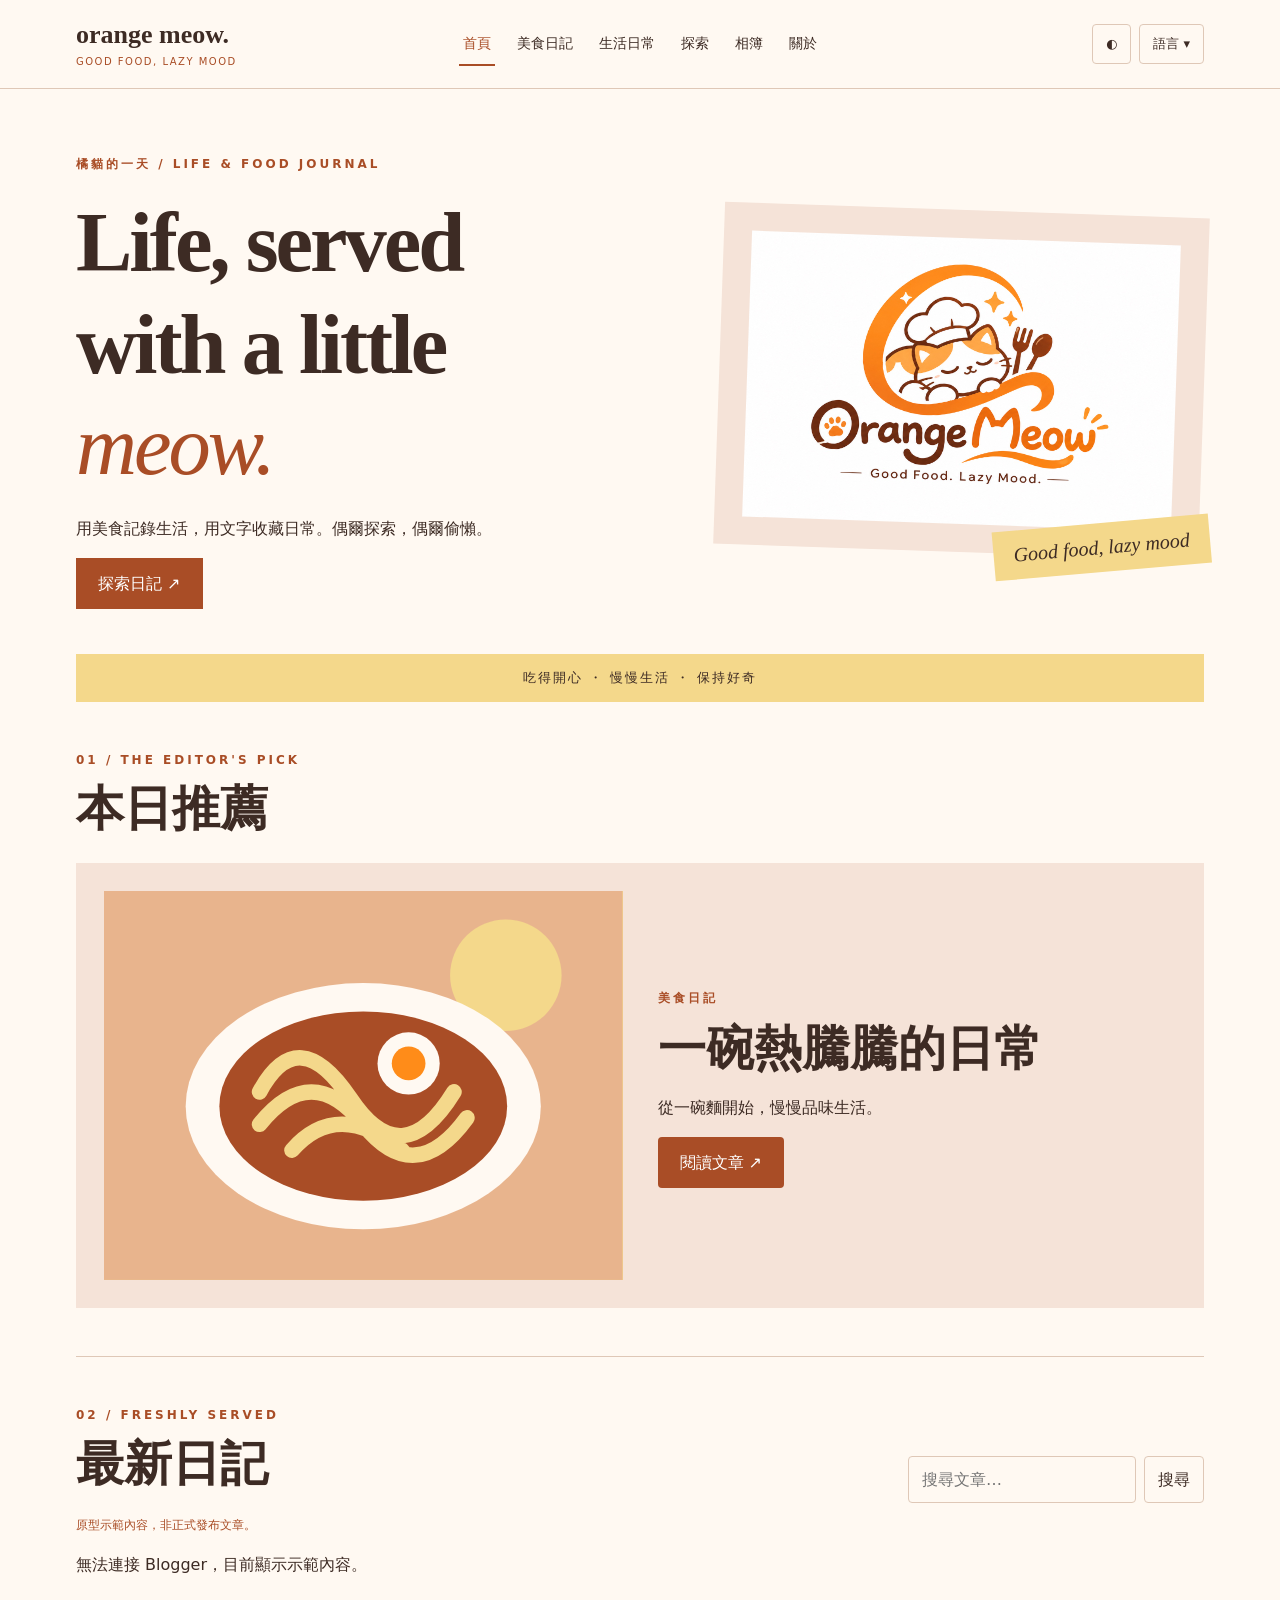
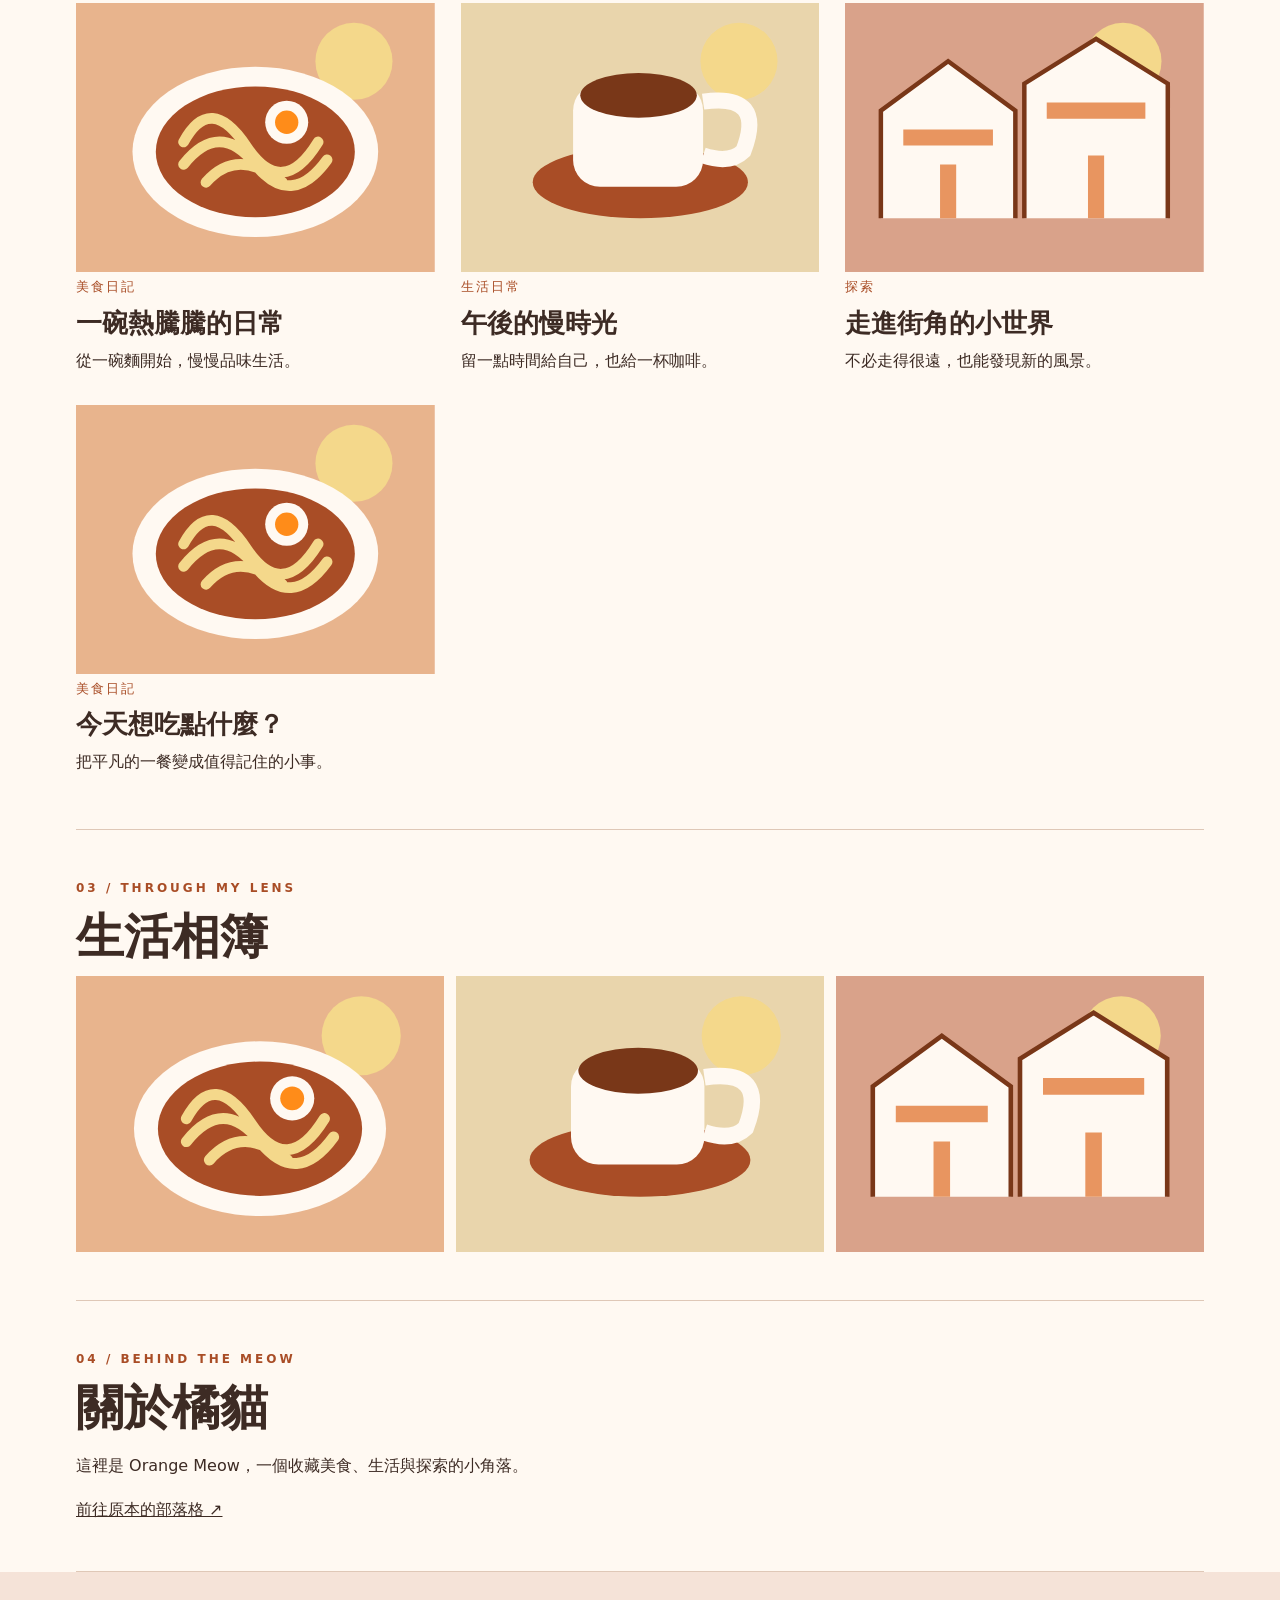
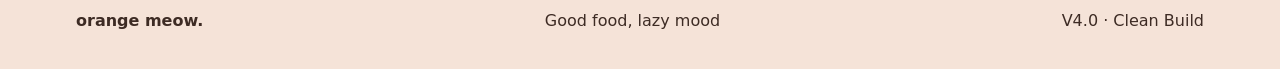
<file: index (4).html>
<!DOCTYPE html>

<html lang="zh-Hant"><head><meta charset="utf-8"/><meta content="width=device-width,initial-scale=1" name="viewport"/><meta content="Orange Meow — 美食與生活日記" name="description"/><title>Orange Meow | 橘貓的一天 — V4.0</title><style>
:root{--bg:#fff9f2;--ink:#3d2b24;--accent:#a94d26;--peach:#f5e3d8;--line:#dfc8b7;--yellow:#f4d88b;--orange:#e89560} [data-dark]{--bg:#211b18;--ink:#fff1e1;--accent:#ffaa62;--peach:#392a22;--line:#685044;--yellow:#59432b;--orange:#b86b40}*{box-sizing:border-box}body{margin:0;background:var(--bg);color:var(--ink);font:16px/1.7 system-ui,sans-serif}a{color:inherit}button,input,select{font:inherit;color:inherit;background:var(--bg);border:1px solid var(--line);padding:9px 13px;border-radius:4px}button{cursor:pointer}button:hover,a:hover{color:var(--accent)}header{position:sticky;top:0;background:var(--bg);z-index:5;border-bottom:1px solid var(--line)}.bar,main,.foot{max-width:1200px;margin:auto;padding:0 36px}.bar{display:flex;align-items:center;gap:22px;min-height:76px}.brand{font:bold 26px Georgia,serif;text-decoration:none;white-space:nowrap}.brand small{display:block;font:10px system-ui;letter-spacing:2px;color:var(--accent)}nav{display:flex;gap:20px;margin-left:auto}nav button{border:0;background:none;padding:5px}.tools{display:flex;gap:6px}.menu{display:none}.hero{display:grid;grid-template-columns:1.1fr .9fr;align-items:center;gap:50px;padding:65px 0 45px}.eyebrow{font-size:12px;letter-spacing:3px;color:var(--accent);font-weight:700}h1,h2,h3{font-family:Georgia,'Noto Serif TC',serif;line-height:1.2}h1{font-size:clamp(46px,6.6vw,94px);letter-spacing:-3px;margin:18px 0}h1 em{color:var(--accent);font-weight:400}h2{font-size:clamp(30px,4vw,48px);margin:10px 0}p{max-width:65ch}.cta{display:inline-block;background:#a94d26;color:white;padding:12px 22px;border:0;text-decoration:none}.heroart{background:var(--peach);padding:28px;position:relative;transform:rotate(2deg)}.heroart img{width:100%;display:block}.stamp{position:absolute;bottom:-15px;right:-12px;background:#f4d88b;color:#3d2b24;padding:13px 20px;transform:rotate(-7deg);font:italic 20px Georgia}.strip{background:var(--yellow);padding:13px;text-align:center;letter-spacing:2px;font-size:13px}.section{padding:48px 0;border-bottom:1px solid var(--line)}.heading{display:flex;justify-content:space-between;align-items:end;gap:15px}.grid{display:grid;grid-template-columns:repeat(3,1fr);gap:26px;margin-top:25px}.story{border:0;background:none;text-align:left;padding:0;display:block;width:100%}.art{aspect-ratio:4/3;display:grid;place-items:center;background:var(--peach);overflow:hidden}.art svg{width:100%;height:100%}.story h3{font-size:26px;margin:8px 0}.story small{color:var(--accent);letter-spacing:2px}.story p{margin:5px 0}.feature{display:grid;grid-template-columns:1fr 1fr;gap:35px;align-items:center;background:var(--peach);padding:28px;margin-top:25px}.feature .art{background:var(--yellow)}.gallery{display:grid;grid-template-columns:repeat(3,1fr);gap:12px}.gallery button{padding:0;border:0}.foot{padding:35px 36px;display:flex;justify-content:space-between;gap:20px}footer{background:var(--peach)}dialog{background:var(--bg);color:var(--ink);border:1px solid var(--line);max-width: min(740px,94vw);max-height:88vh;padding:30px}dialog::backdrop{background:#211b18aa}.close{float:right}.progress{height:4px;background:var(--accent);position:fixed;top:0;left:0;z-index:20;width:0}.notice{font-size:12px;color:var(--accent)}.search{display:flex;gap:8px;flex-wrap:wrap}.search input{min-width:0;flex:1}.hidden,[hidden]{display:none!important}@media(max-width:850px){.bar{flex-wrap:wrap;padding:12px 20px;gap:10px}.menu{display:block;margin-left:auto}nav{display:none;width:100%;order:3;flex-wrap:wrap;margin:0}nav.open{display:flex}.tools{margin-left:0}.hero{gap:25px}.grid{grid-template-columns:repeat(2,1fr)}}@media(max-width:560px){main,.foot{padding:0 20px}.hero,.feature{grid-template-columns:1fr;padding-top:30px}.heroart{margin:0 10px}.grid{grid-template-columns:1fr}.gallery{grid-template-columns:repeat(2,1fr)}.foot{padding:25px 20px;flex-direction:column}.heading{align-items:start;flex-direction:column}h1{letter-spacing:-1px}}@media(prefers-reduced-motion:no-preference){html{scroll-behavior:smooth}.story:hover .art{transform:translateY(-3px)}.art{transition:transform .2s}}

/* V2: aligned editorial navigation */
.bar{display:grid;grid-template-columns:minmax(190px,1fr) auto minmax(130px,1fr);gap:24px;min-height:88px;align-items:center}.brand{justify-self:start;line-height:1.1}.brand small{margin-top:7px;letter-spacing:1.5px}nav{margin:0;display:flex;align-items:center;justify-content:center;gap:clamp(8px,1.4vw,22px)}nav a,nav button{display:inline-flex;align-items:center;justify-content:center;height:44px;padding:0 4px;white-space:nowrap;font-size:14px;line-height:1;text-decoration:none;border:0;background:none;border-bottom:2px solid transparent;border-radius:0}nav [aria-current=true]{border-bottom-color:var(--accent);color:var(--accent)}.tools{justify-self:end;align-items:center;gap:8px}.tools button,.menu{height:40px;display:inline-flex;align-items:center;justify-content:center;white-space:nowrap;font-size:13px}.menu{display:none}nav a:focus-visible,button:focus-visible{outline:2px solid var(--accent);outline-offset:3px}#lang{border-top:1px solid var(--line)}
@media(max-width:1000px){.bar{grid-template-columns:1fr auto auto;gap:12px;min-height:72px;padding:12px 24px}.menu{display:inline-flex;grid-column:3;grid-row:1;margin:0}.tools{grid-column:2;grid-row:1}nav{display:none;grid-column:1/-1;grid-row:2;width:100%;justify-content:start;flex-wrap:wrap;gap:4px 16px;padding-top:8px;border-top:1px solid var(--line)}nav.open{display:flex}}
@media(max-width:480px){.bar{padding:10px 14px;gap:6px}.brand{font-size:20px}.brand small{font-size:8px;letter-spacing:.5px}.tools{gap:4px}.tools button,.menu{padding:0 8px;height:36px}.tools button{font-size:12px}nav a,nav button{font-size:14px}}
</style></head><body><div class="progress" id="progress"></div><header><div class="bar"><a class="brand" href="#top">orange meow.<small>GOOD FOOD, LAZY MOOD</small></a><button aria-expanded="false" aria-label="選單" class="menu" id="menu">☰</button><nav id="nav"><button aria-current="true" data-cat="all">首頁</button><button data-cat="food">美食日記</button><button data-cat="life">生活日常</button><button data-cat="travel">探索</button><a href="#gallery">相簿</a><a href="#about">關於</a></nav><div class="tools"><button aria-label="切換深色模式" id="dark">◐</button><button id="translate">語言 ▾</button></div></div><div hidden="" id="lang" style="padding:12px;text-align:center"><div id="google_translate_element"></div><span id="transstatus">自動翻譯需網路連線</span></div></header><main id="top"><section class="hero"><div><div class="eyebrow">橘貓的一天 / LIFE &amp; FOOD JOURNAL</div><h1>Life, served<br/>with a little<br/><em>meow.</em></h1><p>用美食記錄生活，用文字收藏日常。偶爾探索，偶爾偷懶。</p><a class="cta" href="#stories">探索日記 ↗</a></div><div class="heroart"><img alt="Orange Meow 原始品牌標誌" src="[data-uri]"/><span class="stamp">Good food, lazy mood</span></div></section><div class="strip">吃得開心 ・ 慢慢生活 ・ 保持好奇</div><section class="section" id="featured"><div class="eyebrow">01 / THE EDITOR'S PICK</div><h2>本日推薦</h2><div class="feature" id="feature"></div></section><section class="section" id="stories"><div class="heading"><div><div class="eyebrow">02 / FRESHLY SERVED</div><h2>最新日記</h2></div><form class="search" id="search"><input aria-label="搜尋文章" id="q" placeholder="搜尋文章…" type="search"/><button>搜尋</button></form></div><p class="notice">原型示範內容，非正式發布文章。</p><p id="feed-status" role="status">正在連接 Blogger；目前顯示示範內容。</p><div class="grid" id="cards"></div></section><section class="section" id="gallery"><div class="eyebrow">03 / THROUGH MY LENS</div><h2>生活相簿</h2><div class="gallery" id="photos"></div></section><section class="section" id="about"><div class="eyebrow">04 / BEHIND THE MEOW</div><h2>關於橘貓</h2><p>這裡是 Orange Meow，一個收藏美食、生活與探索的小角落。</p><a href="https://meocamtaitieng.blogspot.com/">前往原本的部落格 ↗</a></section></main><footer><div class="foot"><strong>orange meow.</strong><span>Good food, lazy mood</span><span>V4.0 · Clean Build</span></div></footer><dialog id="reader"><button aria-label="關閉" class="close">✕</button><div id="readbody"></div></dialog><script>
let posts=[{id:1,cat:'food',label:'美食日記',title:'一碗熱騰騰的日常',desc:'從一碗麵開始，慢慢品味生活。',art:0},{id:2,cat:'life',label:'生活日常',title:'午後的慢時光',desc:'留一點時間給自己，也給一杯咖啡。',art:1},{id:3,cat:'travel',label:'探索',title:'走進街角的小世界',desc:'不必走得很遠，也能發現新的風景。',art:2},{id:4,cat:'food',label:'美食日記',title:'今天想吃點什麼？',desc:'把平凡的一餐變成值得記住的小事。',art:0}];
const art=i=>`<svg viewBox="0 0 400 300" role="img" aria-label="示意插畫"><rect width="400" height="300" fill="${['#e8b48d','#e9d5ac','#d9a28a'][i]}"/><circle cx="310" cy="65" r="43" fill="#f4d88b"/>${i===0?'<ellipse cx="200" cy="166" rx="137" ry="95" fill="#fff9f2"/><ellipse cx="200" cy="166" rx="111" ry="73" fill="#a94d26"/><path d="M120 155 Q150 100 190 160 T270 155 M120 180 Q160 130 200 180 T280 175 M145 200 Q180 160 230 200" fill="none" stroke="#f4d88b" stroke-width="12" stroke-linecap="round"/><circle cx="235" cy="133" r="24" fill="#fff9f2"/><circle cx="235" cy="133" r="13" fill="#ff8c19"/>':i===1?'<ellipse cx="200" cy="200" rx="120" ry="40" fill="#a94d26"/><rect x="125" y="90" width="145" height="115" rx="30" fill="#fff9f2"/><path d="M270 110 Q340 100 315 165 Q300 180 270 170" fill="none" stroke="#fff9f2" stroke-width="18"/><ellipse cx="198" cy="103" rx="65" ry="25" fill="#793718"/>':'<path d="M40 240V120L115 65L190 120V240M200 240V90L280 40L360 90V240" fill="#fff9f2" stroke="#793718" stroke-width="5"/><path d="M65 150H165M225 120H335M115 240V180M280 240V170" stroke="#e89560" stroke-width="18"/>'}</svg>`;
const $=s=>document.querySelector(s);let cat='all';const card=p=>`<button class="story" data-id="${p.id}"><div class="art">${art(p.art)}</div><small>${p.label}</small><h3>${p.title}</h3><p>${p.desc}</p></button>`;function render(){let q=$('#q').value.toLowerCase();$('#cards').innerHTML=posts.filter(p=>(cat==='all'||p.cat===cat)&&(p.title+p.desc+p.label).toLowerCase().includes(q)).map(card).join('')||'<p>找不到文章。</p>'}render();$('#feature').innerHTML=`<div class="art">${art(posts[0].art)}</div><div><small class="eyebrow">${posts[0].label}</small><h2>${posts[0].title}</h2><p>${posts[0].desc}</p><button class="cta" data-id="1">閱讀文章 ↗</button></div>`;$('#photos').innerHTML=[0,1,2].map(i=>`<button data-photo="${i}" aria-label="放大圖片 ${i+1}"><div class="art">${art(i)}</div></button>`).join('');$('#search').onsubmit=e=>{e.preventDefault();render()};$('#q').oninput=render;$('#menu').onclick=()=>{$('#nav').classList.toggle('open');$('#menu').setAttribute('aria-expanded',$('#nav').classList.contains('open'))};function mode(v){document.documentElement.toggleAttribute('data-dark',v);try{localStorage.setItem('om-dark',v?'1':'0')}catch(e){}}try{mode(localStorage.getItem('om-dark')==='1')}catch(e){}$('#dark').onclick=()=>mode(!document.documentElement.hasAttribute('data-dark'));let loaded=false;window.googleTranslateElementInit=()=>{new google.translate.TranslateElement({pageLanguage:'zh-TW',includedLanguages:'zh-TW,vi,en',autoDisplay:false},'google_translate_element');$('#transstatus').hidden=true};$('#translate').onclick=()=>{$('#lang').hidden=!$('#lang').hidden;if(!loaded){loaded=true;let s=document.createElement('script');s.src='https://translate.google.com/translate_a/element.js?cb=googleTranslateElementInit';s.onerror=()=>{$('#transstatus').textContent='翻譯服務無法載入，請使用瀏覽器翻譯。';loaded=false};document.head.append(s)}};document.querySelectorAll('#nav a').forEach(a=>a.addEventListener('click',()=>{$('#nav').classList.remove('open');$('#menu').setAttribute('aria-expanded','false')}));let d=$('#reader');$('.close').onclick=()=>d.close();document.addEventListener('click',e=>{let b=e.target.closest('[data-cat],[data-id],[data-photo]');if(!b)return;if(b.dataset.cat){cat=b.dataset.cat;$('#q').value='';render();$('#nav').classList.remove('open');$('#menu').setAttribute('aria-expanded','false');document.querySelectorAll('#nav [data-cat]').forEach(n=>n.setAttribute('aria-current',String(n.dataset.cat===cat)));location.hash=cat==='all'?'top':'stories'}if(b.dataset.id){let p=posts.find(x=>x.id==b.dataset.id);$('#readbody').innerHTML=`<small>${p.label} / 示範文章</small><h2>${p.title}</h2><div class="art">${art(p.art)}</div><p>${p.desc}</p><p>此處為版型預覽，正式文章將由 Blogger 提供。</p><button id="share">分享原始部落格</button><h3>相關文章</h3>${posts.filter(x=>x.id!==p.id&&x.cat===p.cat).map(card).join('')||'<p>暫無相關文章</p>'}`;$('#share').onclick=async()=>{let url='https://meocamtaitieng.blogspot.com/';try{if(navigator.share)await navigator.share({title:'Orange Meow',url});else{await navigator.clipboard.writeText(url);$('#share').textContent='已複製連結'}}catch(e){prompt('複製連結',url)}};if(!d.open)d.showModal();d.scrollTop=0}if(b.dataset.photo!==undefined){$('#readbody').innerHTML=art(+b.dataset.photo);d.showModal()}});function progress(){let el=d.open?d:document.scrollingElement;let max=el.scrollHeight-el.clientHeight;$('#progress').style.width=(max>0?100*el.scrollTop/max:0)+'%'}window.addEventListener('scroll',progress,{passive:true});d.addEventListener('scroll',progress);d.addEventListener('close',progress);

const blog='https://meocamtaitieng.blogspot.com';
const clean=s=>{const d=new DOMParser().parseFromString(s||'', 'text/html');return (d.body.textContent||'').trim()};
const esc=s=>String(s).replace(/[&<>"']/g,c=>({'&':'&amp;','<':'&lt;','>':'&gt;','"':'&quot;',"'":'&#39;'}[c]));
window.omFeed=function(data){const entries=data.feed?.entry||[];if(!entries.length){document.querySelector('#feed-status').textContent='目前沒有公開文章。';return;}posts=entries.map((e,i)=>{const labels=(e.category||[]).map(x=>x.term).join(' / ');const cat=/美食|food|ẩm thực/i.test(labels)?'food':/探索|travel|du lịch/i.test(labels)?'travel':'life';return {id:i+1,cat,label:esc(labels||'生活日常'),title:esc(e.title?.$t||'未命名'),desc:esc(clean(e.summary?.$t||e.content?.$t).slice(0,160)),art:i%3,url:(e.link||[]).find(x=>x.rel==='alternate')?.href};});render();const p=posts[0];document.querySelector('#feature').innerHTML=`<div class="art">${art(p.art)}</div><div><small>${p.label}</small><h2>${p.title}</h2><p>${p.desc}</p><button class="cta" data-id="${p.id}">閱讀文章 ↗</button></div>`;document.querySelector('#feed-status').textContent='已載入 Blogger 文章；插畫為暫時示意。';};
let feed=document.createElement('script');feed.src=blog+'/feeds/posts/default?alt=json-in-script&max-results=50&callback=omFeed';feed.onerror=()=>document.querySelector('#feed-status').textContent='無法連接 Blogger，目前顯示示範內容。';document.head.append(feed);
document.addEventListener('click',e=>{const b=e.target.closest('[data-id]');if(!b)return;const p=posts.find(x=>x.id==b.dataset.id);if(p?.url){let u;try{u=new URL(p.url)}catch{return}if(u.protocol!=='https:'&&u.protocol!=='http:')return;const a=document.createElement('a');a.href=u.href;a.textContent='閱讀完整原文 ↗';a.target='_blank';a.rel='noopener';document.querySelector('#readbody').prepend(a);}},false);
</script></body></html>
</file>
